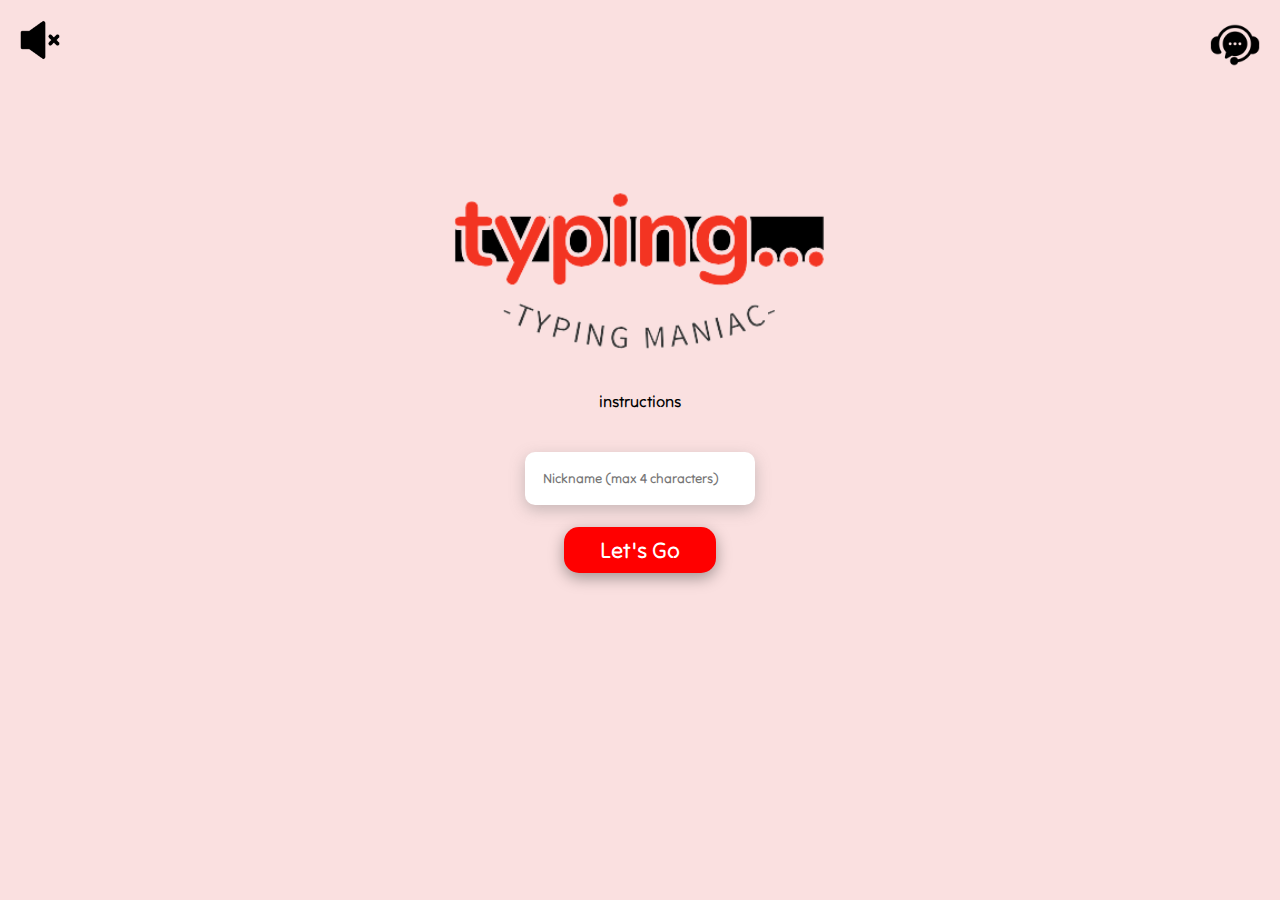
<file: index.html>
<!DOCTYPE html>
<html lang="en">
<head>
    <meta charset="UTF-8">
    <meta name="viewport" content="width=device-width, initial-scale=1.0">
    <title>Typing Maniac results</title>
    <link rel="stylesheet" href="./styles/index.css">
    <link rel="icon" href="./assets/logo.png">
</head>
<body>
    <img src="./assets/mute.png" class="mute" height="40vh" alt="mute">
    <img src="./assets/unmute.png" class="unmute inactiveAudio" height="40vh" alt="unmute">
    <a href="https://github.com/johncornelles/johncornelles" target="_blank"><img src="./assets/customer-service.png" height="50vh" alt="contact us" id="contact"></a>
    <div class="details">
        <!-- logo start -->
        <div class="logo">
            <img src="./assets/logo.png" alt="typingTest">
        </div>
        <!-- logo ending -->
        <h4 id="instructions">instructions</h4>
        
        <!-- input and timer starts-->
        <input type="text"  placeholder="Nickname (max 4 characters)">
        <button class="clicker">Let's Go</button>
        <h1 id="homeTimer">3</h1>
        <!-- input and timer ends -->
    </div>
    <!-- instruction Card starts-->
        <div class="instructionsCard">
            <p>Instructions:</p>
            <ul class="instructionList">
                <li>"Time limit is 60 seconds"</li>
                <li>"WPM and CPM will be displayed in results"</li>
                <li>"Avoid mistakes for better results"</li>
            </ul>
            <button class="clicker">back</button>
        </div>
    <!-- instruction Card ends -->
</body>
</html>
<script src="./src/index.js"></script>
</file>
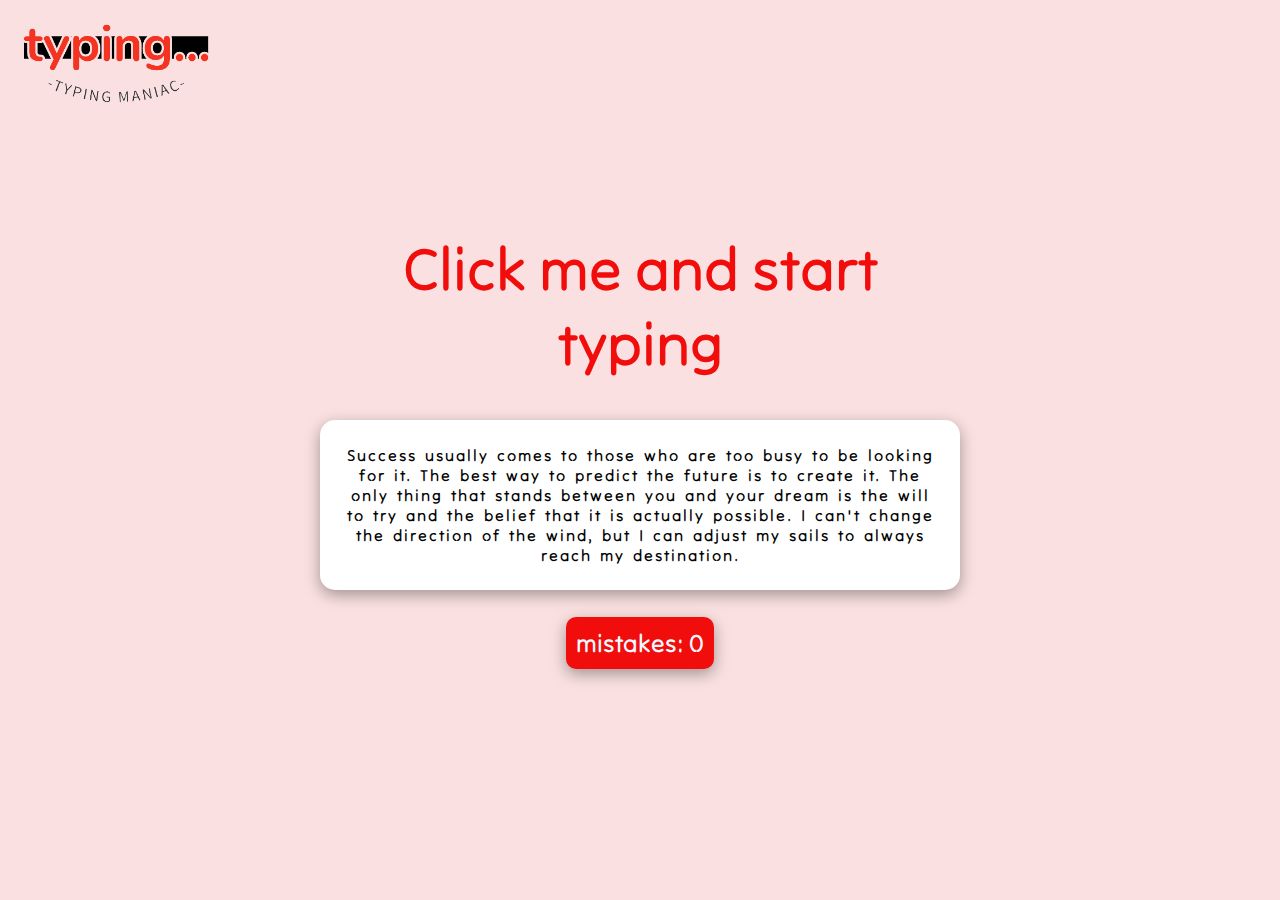
<file: game.html>
<!DOCTYPE html>
<html lang="en">
<head>
    <meta charset="UTF-8">
    <meta name="viewport" content="width=device-width, initial-scale=1.0">
    <title>Typing Maniac</title>
    <link rel="stylesheet" href="./styles/game.css">
    <link rel="icon" href="./assets/logo.png">
</head>
<body>
    <a href="./index.html"><img src="./assets/logo.png" id="logo" alt="logo"></a>
    
    <div class="actualContent">
        <h1>Click me and start typing</h1>
        <input type="text" class="textInput">
        <div class="textTotype">
            <p></p>
        </div>
        <div class="mistakes">mistakes: <span id="mistakes"><strong>0</strong></span></div>
    </div>
    <!-- result popup -->
    <div class="youdidwell">
        <h2>You did Well !!</h2>
        <button class="results">results</button>
    </div>
</body>
</html>
<script src="./src/game.js"></script>
</file>
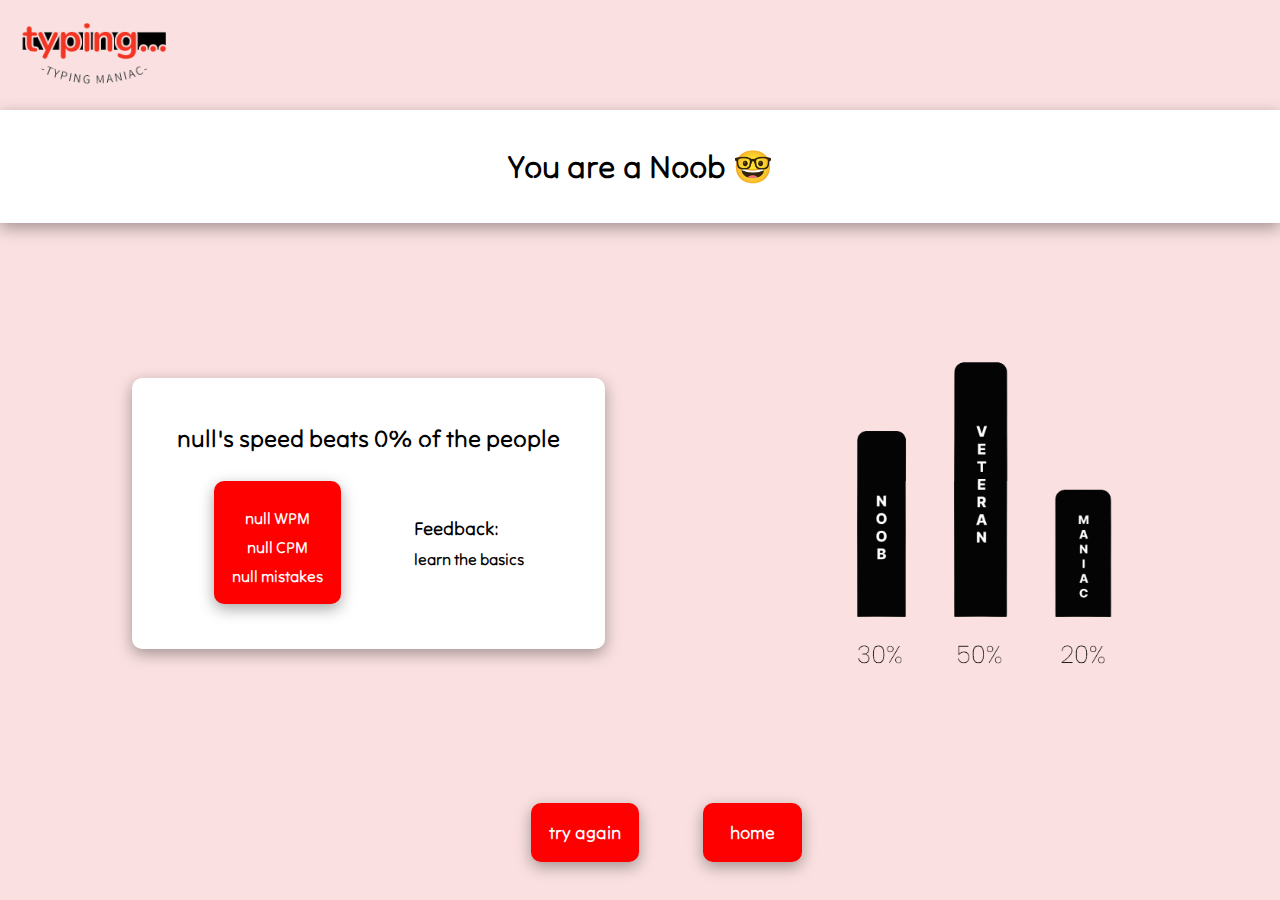
<file: results.html>
<!DOCTYPE html>
<html lang="en">
<head>
    <meta charset="UTF-8">
    <meta name="viewport" content="width=device-width, initial-scale=1.0">
    <title>Typing Maniac</title>
    <link rel="stylesheet" href="./styles/results.css">
    <link rel="icon" href="./assets/logo.png">
</head>
<body>
    <a href="./index.html"><img src="./assets/logo.png" height="70vh" class="logo" alt="logo"></a>
    <div class="shadow">
        <h1 class="level">You are a Maniac</h1>
    </div>
    <div class="flexproperty content">
        <div class="stats shadow">
            <h2>John's speed beats 90% of the people</h2>
            <div class="flexproperty">
                <div class="details shadow">
                    <p id="wpm">10 WPM</p>
                    <p id="cpm">10 CPM</p>
                    <p id="mistakes">5 mistakes</p>
                </div>
                <div class="feedback">
                    <h3>Feedback:</h3>
                    <p id="improvement">Need improvement</p>
                </div>
            </div>
        </div>
        <div class="barchart">
            <img src="./assets/bar-chart.png" alt="barchart">
        </div>
    </div>
    <div class="buttons">
        <button id="tryagain" class="buttondesign">try again</button> <button class="buttondesign" id="home">home</button>
    </div>
</body>
</html>
<script src="./src/results.js"></script>
</file>
<file: styles/index.css>
@import url('https://fonts.googleapis.com/css2?family=Caveat+Brush&family=Fredoka:wght@300&family=Josefin+Sans:ital,wght@1,100&family=Nosifer&family=Pacifico&family=Poppins:ital,wght@0,500;1,100&family=Tilt+Neon&display=swap');
*{
    margin: 0;
    padding: 0;
    box-sizing: border-box;
    font-family: 'Caveat Brush', cursive;
    font-family: 'Fredoka', sans-serif;
    font-family: 'Josefin Sans', sans-serif;
    font-family: 'Nosifer', sans-serif;
    font-family: 'Pacifico', cursive;
    font-family: 'Poppins', sans-serif;
    font-family: 'Tilt Neon', sans-serif;
    transition: 0.5s;

}

:root{
    --hue: 0;
    --saturationBackground: 100%;
    --foregroundcolor: hsl(var(--hue), 100%, 50%);
    --backgroundcolor: hsl(var(--hue), 73%, 93%);
}
body{
    text-align: center;
    margin-top: 20vh;
    background-color: var(--backgroundcolor);
}

/* details */
.details{
    display: flex;
    flex-direction: column;
    align-items: center;
}

#contact {
    position: absolute;
    top: 20px;
    right: 20px;
    cursor: pointer;
}

.details button{
    font-size: 2.5vh;
    padding: 1vh 4vh;
    border: none;
    border-radius: 15px;
    background-color: var(--foregroundcolor);
    color: white;
}
/* details end */
.logo img{
    height: 20vh;
}

/* input field starts */
input{
    padding: 2vh;
    width: 18vw;
    border: none;
    outline: none;
    border-radius: 10px;
    margin: 2.5vh 0;
    box-shadow: rgba(107, 107, 107, 0.35) 0px 5px 15px;
}
/* input field ends */

#homeTimer{
    font-weight: lighter;
    font-size: 10vh;
    margin-top: 2vh;
    color: black;
    display: none;
}
/* instruction card start */
#instructions{
    font-weight: lighter;
    padding: 2vh 0;
    cursor: pointer;
    margin-top: 1vh;
}

.instructionsCard{
    display: none;
    border-radius: 15px;
    position: absolute;
    top: 60%;
    left: 50%;
    transform: translate(-50%, -50%);
    padding: 25px; 
    max-width: 30vw;
    max-height: 45vh;
    box-shadow: rgba(50, 50, 93, 0.25) 0px 30px 60px -12px, rgba(0, 0, 0, 0.3) 0px 18px 36px -18px;
    display: none;
    background-color: aliceblue;    
}

.instructionList{
    list-style-type: none;
    text-align: center;
}

.instructionsCard button{
    font-size: 2vh;
    padding: 5px 10px;
    border-radius: 10px;
    background-color: var(--foregroundcolor);
    color: white;
    border: none;
    margin-top: 1vh;
}

.instructionList li{
    padding: 1vh 0;
}

/* instruction card ending */

/* active and inactives */
.instructionsCardActive{
    display: block;
}

.inactive{
    display: none;
}
/* audio icons */
.inactiveAudio{
    display: none;
}
.activeAudio{
    display: block;
}
.clicker{
    cursor: pointer;
    box-shadow: rgba(0, 0, 0, 0.35) 0px 5px 15px;
}

.mute, .unmute{
    position: absolute;
    top: 20px;
    left: 20px;
    cursor: pointer;
}

@media (max-width: 426px) {
    .instructionsCard{
        font-size: 12px;
        max-width: 60vw;
    }
    .instructionsCard button{
        font-size: 10px;
    }
}
</file>
<file: styles/game.css>
@import url('https://fonts.googleapis.com/css2?family=Caveat+Brush&family=Fredoka:wght@300&family=Josefin+Sans:ital,wght@1,100&family=Nosifer&family=Pacifico&family=Poppins:ital,wght@0,500;1,100&family=Tilt+Neon&display=swap');

* {
    margin: 0;
    padding: 0;
    box-sizing: border-box;
    font-family: 'Caveat Brush', cursive;
    font-family: 'Fredoka', sans-serif;
    font-family: 'Josefin Sans', sans-serif;
    font-family: 'Nosifer', sans-serif;
    font-family: 'Pacifico', cursive;
    font-family: 'Poppins', sans-serif;
    font-family: 'Tilt Neon', sans-serif;
    transition: 0.5s;
}

:root {
    --hue: 0;
    --saturationBackground: 100%;
    --foregroundcolor: hsl(var(--hue), 90%, 50%);
    --backgroundcolor: hsl(var(--hue), 73%, 93%);
}

body{
    background-color: var(--backgroundcolor);
}

#logo{
    margin: 2vh;
    height: 10vh;
}
.actualContent{
    text-align: center;
    display: flex;
    flex-direction: column;
    align-items: center;
    justify-content: center;
    position: absolute;
    top: 50%;
    left: 50%;
    transform: translate(-50%, -50%);
    
}

.actualContent h1{
    color: var(--foregroundcolor);
    font-size: 60px;
    margin-bottom: 2vh;
}
.textTotype{
    background-color: rgb(255, 255, 255);
    max-height: 60vh;
    padding: 25px;
    border-radius: 15px;
    overflow-y: auto;
    letter-spacing: 2px;
    word-spacing: 3px;
    margin-bottom: 3vh;
}

.textTotype::-webkit-scrollbar{
    width: 0;
}
.mistakes{
    background-color: var(--foregroundcolor);
    color: aliceblue;
    padding: 10px;
    border-radius: 10px;
    font-size: 25px;
}

/* right and wrong characters */
.right{
    color: hsl(100, 100%, 70%)
}

.wrong{
    color: red;
    background-color: hsl(0, 70%, 93%);
}

/* hiding input box */
.textInput{
    opacity: 0;
    z-index: -999;
}

.textTotype, .mistakes{
    box-shadow: rgba(0, 0, 0, 0.35) 0px 5px 15px;
}

/* youdidwell */
.youdidwell{
    position: absolute;
    top: 50%;
    left: 50%;
    transform: translate(-50%, -40%);
    background-color: var(--backgroundcolor);
    padding: 6vh;   
    border-radius: 15px;
    display: flex;
    align-items: center;
    box-shadow: rgba(0, 0, 0, 0.35) 0px 5px 15px;
    display: none;
}

.results{
    margin-top: 2vh;
    padding: 1vh;
    border-radius: 10px;
    border: none;
    color: white;
    background-color: var(--foregroundcolor);
    margin-left: 32%;
    cursor: pointer;
}
/* youdidwell ends */

@media (max-width: 426px) {
    .actualContent h1{
        font-size: 3vh;
    }
    .youdidwell{
        padding: 2vh;
        font-size: 1.45vh;
    }
    .results{
        margin-left: 20%;
        text-align: center;
        padding: 0.9vh;
    }
    #logo{
        height: 5vh;
    }
}
</file>
<file: styles/results.css>
@import url('https://fonts.googleapis.com/css2?family=Caveat+Brush&family=Fredoka:wght@300&family=Josefin+Sans:ital,wght@1,100&family=Nosifer&family=Pacifico&family=Poppins:ital,wght@0,500;1,100&family=Tilt+Neon&display=swap');

* {
    margin: 0;
    padding: 0;
    box-sizing: border-box;
    font-family: 'Caveat Brush', cursive;
    font-family: 'Fredoka', sans-serif;
    font-family: 'Josefin Sans', sans-serif;
    font-family: 'Nosifer', sans-serif;
    font-family: 'Pacifico', cursive;
    font-family: 'Poppins', sans-serif;
    font-family: 'Tilt Neon', sans-serif;
    transition: 0.5s;
}

:root {
    --hue: 0;
    --saturationBackground: 100%;
    --foregroundcolor: hsl(var(--hue), 100%, 50%);
    --backgroundcolor: hsl(var(--hue), 73%, 93%);
}

body{
    background-color: var(--backgroundcolor);
}
.level{
    text-align: center;
    background-color: white;
    padding: 4vh 0;
    width: 100vw;
}

.logo{
    margin: 2vh;
}

.stats{
    background-color: white;
    padding: 5vh;
    border-radius: 10px;
}

.flexproperty{
    display: flex;
    justify-content: space-around;
    align-items: center;
}

.content{
    margin: 12vh 2vw;
}

.barchart img{
    height: 40vh;
}

p{
    padding-top: 1vh;
}

.stats h2{
    margin-bottom: 3vh;
}

.details{
    text-align: center;
    background-color: var(--foregroundcolor);
    color: rgb(255, 255, 255);
    padding: 2vh;
    border-radius: 10px;
}

.buttons{
    display: flex;
    width: 50vw;
    margin-left: 39vw;
}
.buttondesign{
    margin: 0 2.5vw;
    color: white;
    font-size: 18px;
    cursor: pointer;
    outline: none;
    border: none;
    padding: 2vh;
    border-radius: 10px;
    background-color: var(--foregroundcolor);
    box-shadow: rgba(0, 0, 0, 0.35) 0px 5px 15px;
}
.shadow{
    box-shadow: rgba(0, 0, 0, 0.35) 0px 5px 15px;
}

#home{
    padding: 2vh 3vh;
}

@media (max-width: 426px) {
    .stats{
        max-width: 40vw;
        max-height: 40vh;
        font-size: 6px;
    }
    .details{
        font-size: 7px;
        padding: 0.5vh;
        width: 20vw;
        margin-bottom: 3vh;
    }
    .flexproperty{
        flex-direction: column;
        justify-content: space-between;
        align-items: center;
    }
    #improvement{
        font-size: 10px;
    }
    .barchart img{
        height: 30vh;
        margin-top: 5vh;
    }
    .buttons {
        margin-left: 33vw;
        margin-bottom: 5vh;
    }
    .buttondesign{
        padding: 1vh 2vh;
        font-size: 6px;
    }
    #home{
        padding: 1vh 2vh;
    }
}
@media (max-width: 376px) {
    .buttons {
            margin-left: 30vw;
        }
}
</file>
